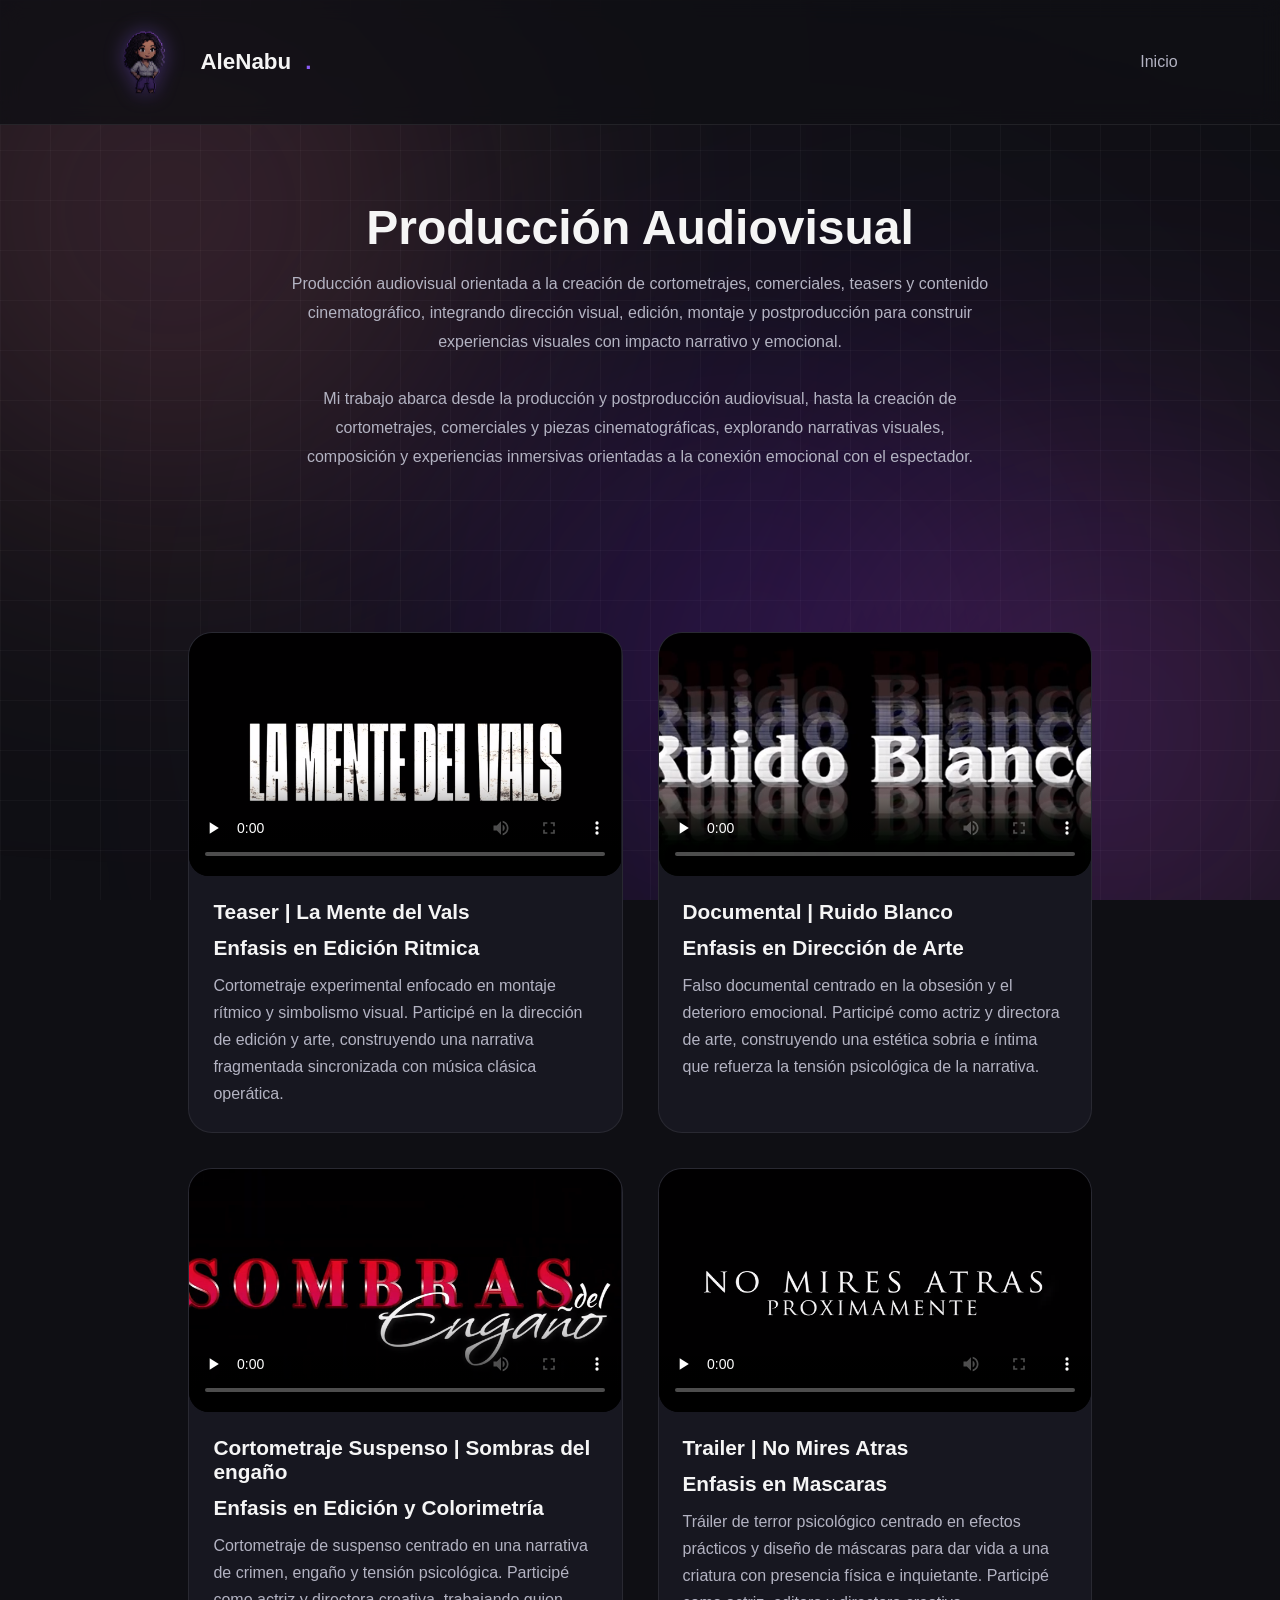
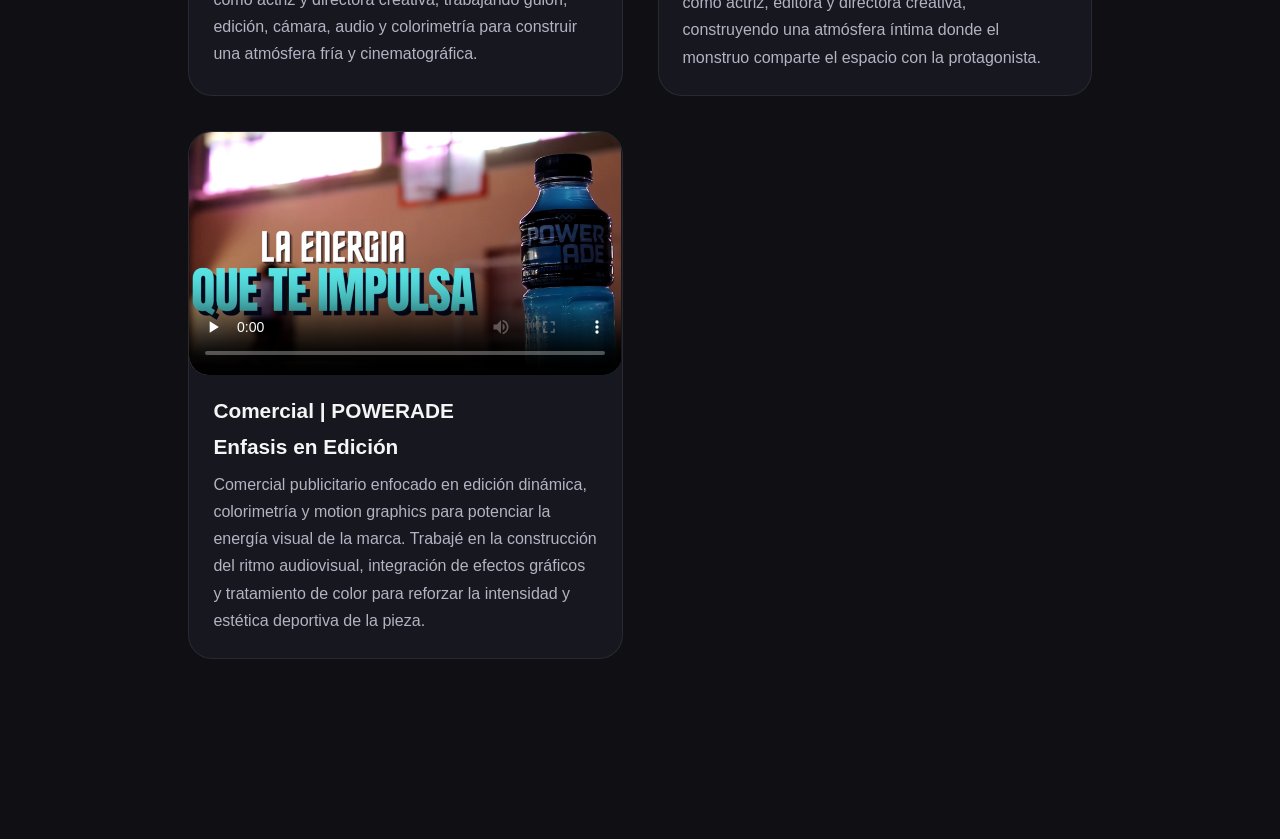
<file: paginas/audiovisual.html>
<!DOCTYPE html>
<html lang="es">

<head>
    <meta charset="UTF-8">
    <meta name="viewport" content="width=device-width, initial-scale=1.0">

    <title>Producción Audiovisual | Ale</title>

    <link rel="icon" type="image/png" href="../assets/Img/Logo.png">

    <link rel="stylesheet" href="../style.css">
    <link rel="stylesheet" href="../css/audiovisual.css">
</head>

<body>

    <nav>
        <div class="logo">
            <img src="../assets/Img/Logo.png" alt="Logo AleNabu">
            <span>AleNabu</span><span>.</span>
        </div>

        <ul>
            <li><a href="../index.html">Inicio</a></li>
        </ul>
    </nav>

    <section class="video-page">

        <div class="page-title">
            <h1>Producción Audiovisual</h1>
            <p>
                Producción audiovisual orientada a la creación de cortometrajes, comerciales, teasers y contenido
                cinematográfico, integrando dirección visual, edición, montaje y postproducción para construir
                experiencias visuales con impacto narrativo y emocional.
                <br><br>
                Mi trabajo abarca desde la producción y postproducción audiovisual, hasta la creación de cortometrajes,
                comerciales y piezas cinematográficas, explorando narrativas visuales, composición y experiencias
                inmersivas orientadas a la conexión emocional con el espectador.
            </p>
        </div>


        <section class="video-gallery">

            <!-- VIDEO 1 -->
            <div class="video-card">

                <video controls preload="none" poster="../assets/Img/vals.png">
                    <source src="../assets/Videos/La mente del Vals.mp4" type="video/mp4">
                </video>

                <div class="video-info">
                    <h3>Teaser | La Mente del Vals</h3>
                    <h3>Enfasis en Edición Ritmica</h3>

                    <p>
                        Cortometraje experimental enfocado en montaje rítmico y simbolismo visual. Participé en la
                        dirección de edición y arte, construyendo una narrativa fragmentada sincronizada con música
                        clásica operática.
                    </p>
                </div>

            </div>


            <!-- VIDEO 2 -->
            <div class="video-card">

                <video controls preload="none" poster="../assets/Img/ruido.png">
                    <source src="../assets/Videos/RuidoBlanco.mp4" type="video/mp4">
                </video>

                <div class="video-info">
                    <h3>Documental | Ruido Blanco</h3>
                    <h3>Enfasis en Dirección de Arte</h3>

                    <p>
                        Falso documental centrado en la obsesión y el deterioro emocional. Participé como actriz y
                        directora de arte, construyendo una estética sobria e íntima que refuerza la tensión psicológica
                        de la narrativa.
                    </p>
                </div>

            </div>


            <!-- VIDEO 3 -->
            <div class="video-card">

                <video controls preload="none" poster="../assets/Img/sombras.png">
                    <source src="../assets/Videos/CortoSuspenso.mp4" type="video/mp4">
                </video>

                <div class="video-info">
                    <h3>Cortometraje Suspenso | Sombras del engaño</h3>
                    <h3>Enfasis en Edición y Colorimetría</h3>

                    <p>
                        Cortometraje de suspenso centrado en una narrativa de crimen, engaño y tensión psicológica.
                        Participé como actriz y directora creativa, trabajando guion, edición, cámara, audio y
                        colorimetría para construir una atmósfera fría y cinematográfica.
                    </p>
                </div>

            </div>

            <!-- VIDEO 4 -->
            <div class="video-card">

                <video controls preload="none" poster="../assets/Img/atras.png">
                    <source src="../assets/Videos/Trailer-No-Mires-Atras.mp4" type="video/mp4">
                </video>

                <div class="video-info">
                    <h3>Trailer | No Mires Atras </h3>
                    <h3>Enfasis en Mascaras</h3>

                    <p>
                        Tráiler de terror psicológico centrado en efectos prácticos y diseño de máscaras para dar vida a
                        una criatura con presencia física e inquietante. Participé como actriz, editora y directora
                        creativa,
                        construyendo una atmósfera íntima donde el monstruo comparte el espacio con la protagonista.
                    </p>
                </div>

            </div>

            <!-- VIDEO 5 -->
            <div class="video-card">

                <video controls preload="none" poster="../assets/Img/power.png">
                    <source src="../assets/Videos/Comercial_VF.mp4" type="video/mp4">
                </video>

                <div class="video-info">
                    <h3>Comercial | POWERADE </h3>
                    <h3>Enfasis en Edición</h3>

                    <p>
                        Comercial publicitario enfocado en edición dinámica, colorimetría y motion graphics para
                        potenciar la energía visual de la marca. Trabajé en la construcción del ritmo audiovisual,
                        integración de efectos gráficos y tratamiento de color para reforzar la intensidad y estética
                        deportiva de la pieza.
                    </p>
                </div>

            </div>

        </section>

    </section>

</body>

<div class="background-lights">

  <div class="light l1"></div>
  <div class="light l2"></div>
  <div class="light l3"></div>

</div>

</html>
</file>
<file: style.css>
* {
  margin: 0;
  padding: 0;
  box-sizing: border-box;
}

:root {
  --bg: #0f0f14;
  --card: #171720;
  --accent: #8b5cf6;
  --accent-light: #a78bfa;
  --text: #f5f5f5;
  --gray: #b3b3c2;
  --border: rgba(255,255,255,0.08);
  
}

body {
  font-family: 'Poppins', sans-serif;
  background: var(--bg);
  color: var(--text);
  overflow-x: hidden;
  position: relative;

  
}

html {
  scroll-behavior: smooth;
  scroll-padding-top: 120px;
}

nav {
  width: 100%;
  position: fixed;
  top: 0;
  left: 0;
  display: flex;
  justify-content: space-between;
  align-items: center;
  padding: 20px 8%;
  background: rgba(15,15,20,0.8);
  backdrop-filter: blur(10px);
  z-index: 999;
  border-bottom: 1px solid var(--border);
}

.logo {
  font-size: 1.4rem;
  font-weight: 700;
}

.logo span {
  color: var(--accent);
}

nav ul {
  display: flex;
  list-style: none;
  gap: 24px;
}

nav a {
  text-decoration: none;
  color: var(--gray);
  transition: 0.3s;
}

nav a:hover {
  color: white;
}

.hero {
  min-height: 100vh;
  display: flex;
  align-items: center;
  justify-content: center;
  padding: 120px 8% 60px;
  gap: 60px;
  flex-wrap: wrap;
}

.hero-text {
  flex: 1;
  min-width: 300px;
}

.hero-text h1 {
  font-size: clamp(2.5rem, 5vw, 5rem);
  line-height: 1.1;
  margin-bottom: 20px;
}

.hero-text h1 span {
  color: var(--accent);
}

.hero-text p {
  color: var(--gray);
  line-height: 1.8;
  max-width: 600px;
  margin-bottom: 30px;
}

.hero-buttons {
  display: flex;
  gap: 15px;
}

.btn {
  padding: 14px 24px;
  border-radius: 14px;
  text-decoration: none;
  transition: 0.3s;
  font-weight: 500;
}

.btn-primary {
  background: var(--accent);
  color: white;
}

.btn-primary:hover {
  background: var(--accent-light);
  transform: translateY(-3px);
}

.btn-secondary {
  border: 1px solid var(--border);
  color: white;
}

.hero-image {
  flex: 1;
  display: flex;
  justify-content: center;
}

.hero-card {

  width: 380px;
  height: 560px;

  border-radius: 32px;

  overflow: hidden;

  position: relative;

  border: 1px solid var(--border);

  background: #111;

  box-shadow:
    0 0 40px rgba(139,92,246,0.15);
}

/* FOTO */

.hero-photo {

  width: 100%;
  height: 100%;

  object-fit: cover;

  /* mueve el enfoque */
  object-position: center top;

  display: block;

  transition: transform 0.5s ease;
}

/* zoom suave */

.hero-card:hover .hero-photo {
  transform: scale(1.03);
}

/* overlay cinematográfico */

.hero-card::after {

  content: "";

  position: absolute;
  inset: 0;

  background:
    linear-gradient(
      to top,
      rgba(0,0,0,0.35),
      transparent 40%
    );

  pointer-events: none;
}

section {
  padding: 100px 8%;
}

.section-title {
  margin-bottom: 50px;
}

.section-title h2 {
  font-size: 2.5rem;
  margin-bottom: 10px;
}

.section-title p {
  color: var(--gray);
}

.cards {
  display: grid;
  grid-template-columns: repeat(auto-fit, minmax(280px, 1fr));
  gap: 24px;
}

.card {
  background: var(--card);
  border: 1px solid var(--border);
  border-radius: 24px;
  overflow: hidden;
  transition: 0.3s;
}

.card:hover {
  transform: translateY(-8px);
}

.card-image {
  width: 100%;
  height: 220px;
  overflow: hidden;
}

.preview-video {
  width: 100%;
  height: 100%;

  object-fit: cover;
  display: block;
}

.card-content {
  padding: 24px;
}

.card-content p {
  color: var(--gray);
  line-height: 1.7;
  margin: 15px 0;
}

.tags {
  display: flex;
  gap: 10px;
  flex-wrap: wrap;
}

.tag {
  background: rgba(139,92,246,0.15);
  color: var(--accent-light);
  padding: 6px 12px;
  border-radius: 999px;
  font-size: 0.8rem;
}

.about {
  display: grid;
  grid-template-columns: 1fr 1fr;
  gap: 40px;
}

.about-box {
  background: var(--card);
  border: 1px solid var(--border);
  border-radius: 24px;
  padding: 40px;
}

.about-box p {
  color: var(--gray);
  line-height: 1.8;
}

footer {
  padding: 40px;
  text-align: center;
  color: var(--gray);
  border-top: 1px solid var(--border);
}

.fade-up {
  opacity: 0;
  transform: translateY(40px);
  transition: all 0.8s ease;
}

.fade-up.show {
  opacity: 1;
  transform: translateY(0);
}

@media (max-width: 900px) {
  nav ul {
    display: none;
  }

  .about {
    grid-template-columns: 1fr;
  }

  .hero {
    text-align: center;
  }

  .hero-buttons {
    justify-content: center;
  }
}

.video-gallery {
  display: grid;
  grid-template-columns: repeat(auto-fit, minmax(350px, 1fr));
  gap: 30px;
}

.video-card video {
  width: 100%;
  border-radius: 20px;
}

.card {
  text-decoration: none;
  color: white;
}

.card:hover {
  transform: translateY(-8px);
}

/* ========================= */
/* GRID FUTURISTA */
/* ========================= */

body::before {

  content: "";

  position: fixed;
  inset: 0;

  background-image:
    linear-gradient(rgba(255,255,255,0.03) 1px, transparent 1px),
    linear-gradient(90deg, rgba(255,255,255,0.03) 1px, transparent 1px);

  background-size: 50px 50px;

  z-index: -2;

  animation: moveGrid 20s linear infinite;
}

/* ========================= */
/* CINEMATIC LIGHTS */
/* ========================= */

.background-lights {

  position: fixed;
  inset: 0;

  overflow: hidden;

  z-index: -1;

  pointer-events: none;
}

/* LIGHT */

.light {

  position: absolute;

  width: 600px;
  height: 600px;

  border-radius: 50%;

  filter: blur(140px);

  opacity: 0.18;

  mix-blend-mode: screen;

  animation: cinematicFloat 18s ease-in-out infinite;
}

/* LIGHT 1 */

.l1 {

  background: #f4809f;

  top: -10%;
  left: -10%;
}

/* LIGHT 2 */

.l2 {

  background: #e250ff;

  bottom: -15%;
  right: -10%;

  animation-delay: 4s;
}

/* LIGHT 3 */

.l3 {

  background: #7a15ff;

  top: 40%;
  left: 35%;

  animation-delay: 8s;
}



/* MOVIMIENTO */

@keyframes cinematicFloat {

  0% {
    transform: translate(0px, 0px) scale(1);
  }

  25% {
    transform: translate(40px, -20px) scale(1.05);
  }

  50% {
    transform: translate(-30px, 30px) scale(0.95);
  }

  75% {
    transform: translate(20px, -40px) scale(1.02);
  }

  100% {
    transform: translate(0px, 0px) scale(1);
  }
}

.logo {
  display: flex;
  align-items: center;
  gap: 14px;

  font-size: 1.4rem;
  font-weight: 700;
}

/* LOGO MÁS GRANDE */
.logo img {
  width: 84px;
  height: 84px;

  object-fit: contain;

  /* mantiene estilo oscuro elegante */
  filter: drop-shadow(0 0 10px rgba(139,92,246,0.35));
}

/* nombre igual que antes */
.logo span {
  color: var(--text);
}

/* el puntico morado sigue igual */
.logo span:last-child {
  color: var(--accent);
}

.about-box {
  display: flex;
  flex-direction: column;
  gap: 20px;
}

/* imagen dentro del box */
.about-img {
  width: 100%;
  height: 620px;

  object-fit: contain;
  border-radius: 20px;

  filter: grayscale(10%);
  transition: transform 0.4s ease;
}

.about-box:hover .about-img {
  transform: scale(1.03);
}

@keyframes floatParticle {

  0% {
    transform: translateY(0px) translateX(0px);
  }

  25% {
    transform: translateY(-30px) translateX(20px);
  }

  50% {
    transform: translateY(20px) translateX(-20px);
  }

  75% {
    transform: translateY(-20px) translateX(10px);
  }

  100% {
    transform: translateY(0px) translateX(0px);
  }

}
</file>
<file: css/audiovisual.css>
.video-page {
  padding: 140px 8% 80px;
}

.page-title {
  text-align: center;

  display: flex;
  flex-direction: column;
  align-items: center;
  justify-content: center;

  margin-top: 60px; /* <-- agrega esto */
  margin-bottom: 60px;
}

.page-title h1 {
  font-size: 3rem;
  margin-bottom: 15px;
}

.page-title p {
  color: var(--gray);
  max-width: 700px;
  line-height: 1.8;
}

.video-gallery {
  display: grid;
  grid-template-columns: repeat(auto-fit, minmax(380px, 1fr));
  gap: 35px;
}

.video-card {
  width: 100%;
  max-width: 1200px;

  margin: 0 auto;

  background: var(--card);
  border: 1px solid var(--border);
  border-radius: 24px;
  overflow: hidden;

  transition: 0.3s;
}

.video-card:hover {
  transform: translateY(-8px);
  border-color: rgba(139,92,246,0.3);
}

.video-card video {
  width: 100%;
  aspect-ratio: 16 / 9;
  object-fit: cover;

  display: block;
  background: black;
}

.video-info {
  padding: 24px;
}

.video-info h3 {
  margin-bottom: 12px;
  font-size: 1.3rem;
}

.video-info p {
  color: var(--gray);
  line-height: 1.7;
}

@media (max-width: 700px) {

  .video-gallery {
    grid-template-columns: 1fr;
  }

  .page-title h1 {
    font-size: 2.2rem;
  }

}

/* ========================= */
/* CINEMATIC LIGHTS */
/* ========================= */

.background-lights {

  position: fixed;
  inset: 0;

  overflow: hidden;

  z-index: -1;

  pointer-events: none;
}

/* LIGHT */

.light {

  position: absolute;

  width: 600px;
  height: 600px;

  border-radius: 50%;

  filter: blur(140px);

  opacity: 0.18;

  mix-blend-mode: screen;

  animation: cinematicFloat 18s ease-in-out infinite;
}

/* LIGHT 1 */

.l1 {

  background: #f4809f;

  top: -10%;
  left: -10%;
}

/* LIGHT 2 */

.l2 {

  background: #e250ff;

  bottom: -15%;
  right: -10%;

  animation-delay: 4s;
}

/* LIGHT 3 */

.l3 {

  background: #7a15ff;

  top: 40%;
  left: 35%;

  animation-delay: 8s;
}



/* MOVIMIENTO */

@keyframes cinematicFloat {

  0% {
    transform: translate(0px, 0px) scale(1);
  }

  25% {
    transform: translate(40px, -20px) scale(1.05);
  }

  50% {
    transform: translate(-30px, 30px) scale(0.95);
  }

  75% {
    transform: translate(20px, -40px) scale(1.02);
  }

  100% {
    transform: translate(0px, 0px) scale(1);
  }
}
</file>
